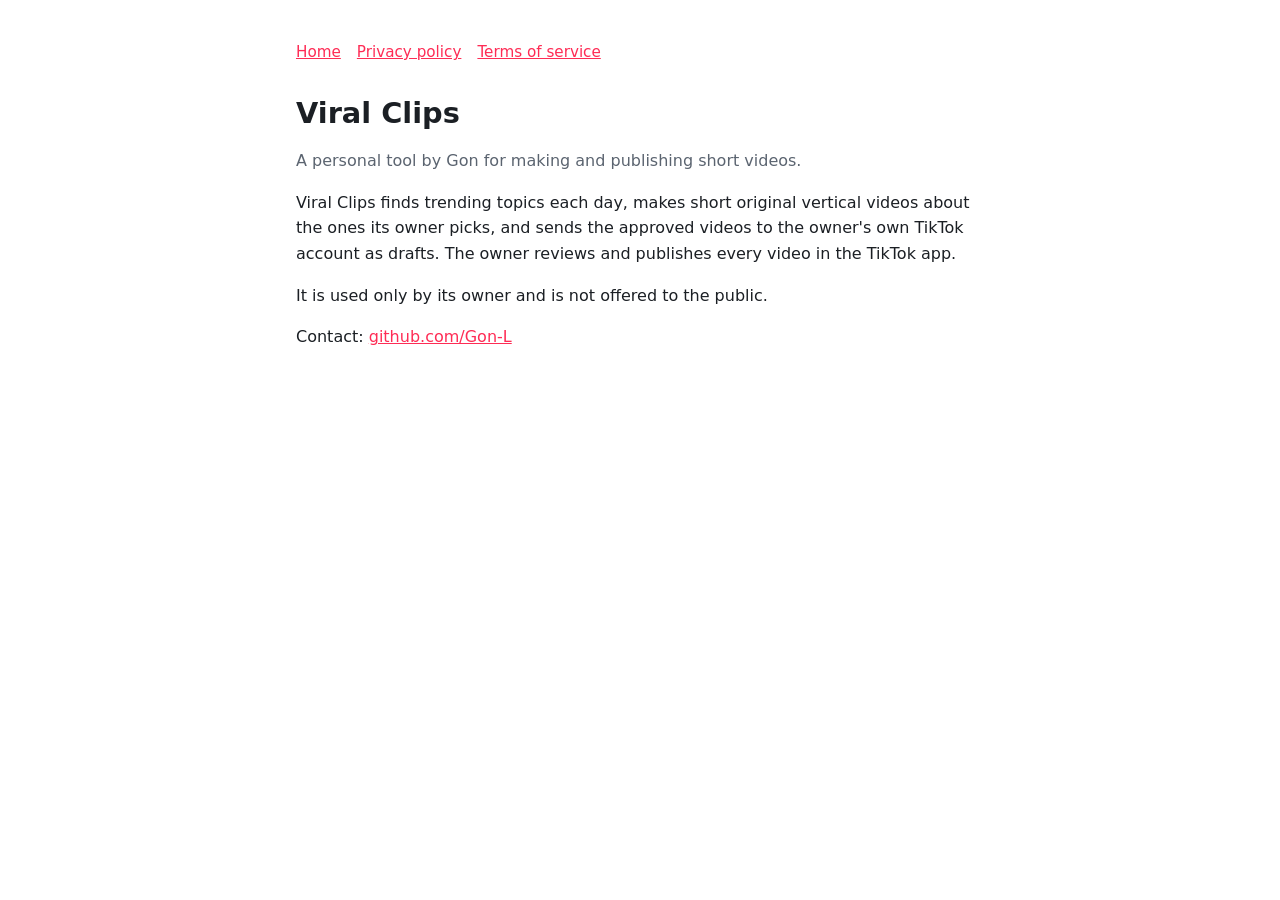
<file: index.html>
<!doctype html>
<html lang="en">
<head>
<meta charset="utf-8">
<meta name="viewport" content="width=device-width, initial-scale=1">
<title>Viral Clips</title>
<link rel="stylesheet" href="/style.css">
</head>
<body>
<main>
<nav><a href="/">Home</a><a href="/privacy.html">Privacy policy</a><a href="/terms.html">Terms of service</a></nav>
<h1>Viral Clips</h1>
<p class="muted">A personal tool by Gon for making and publishing short videos.</p>
<p>Viral Clips finds trending topics each day, makes short original vertical videos about the ones its owner picks, and sends the approved videos to the owner's own TikTok account as drafts. The owner reviews and publishes every video in the TikTok app.</p>
<p>It is used only by its owner and is not offered to the public.</p>
<p>Contact: <a href="https://github.com/Gon-L">github.com/Gon-L</a></p>
</main></body></html>
</file>
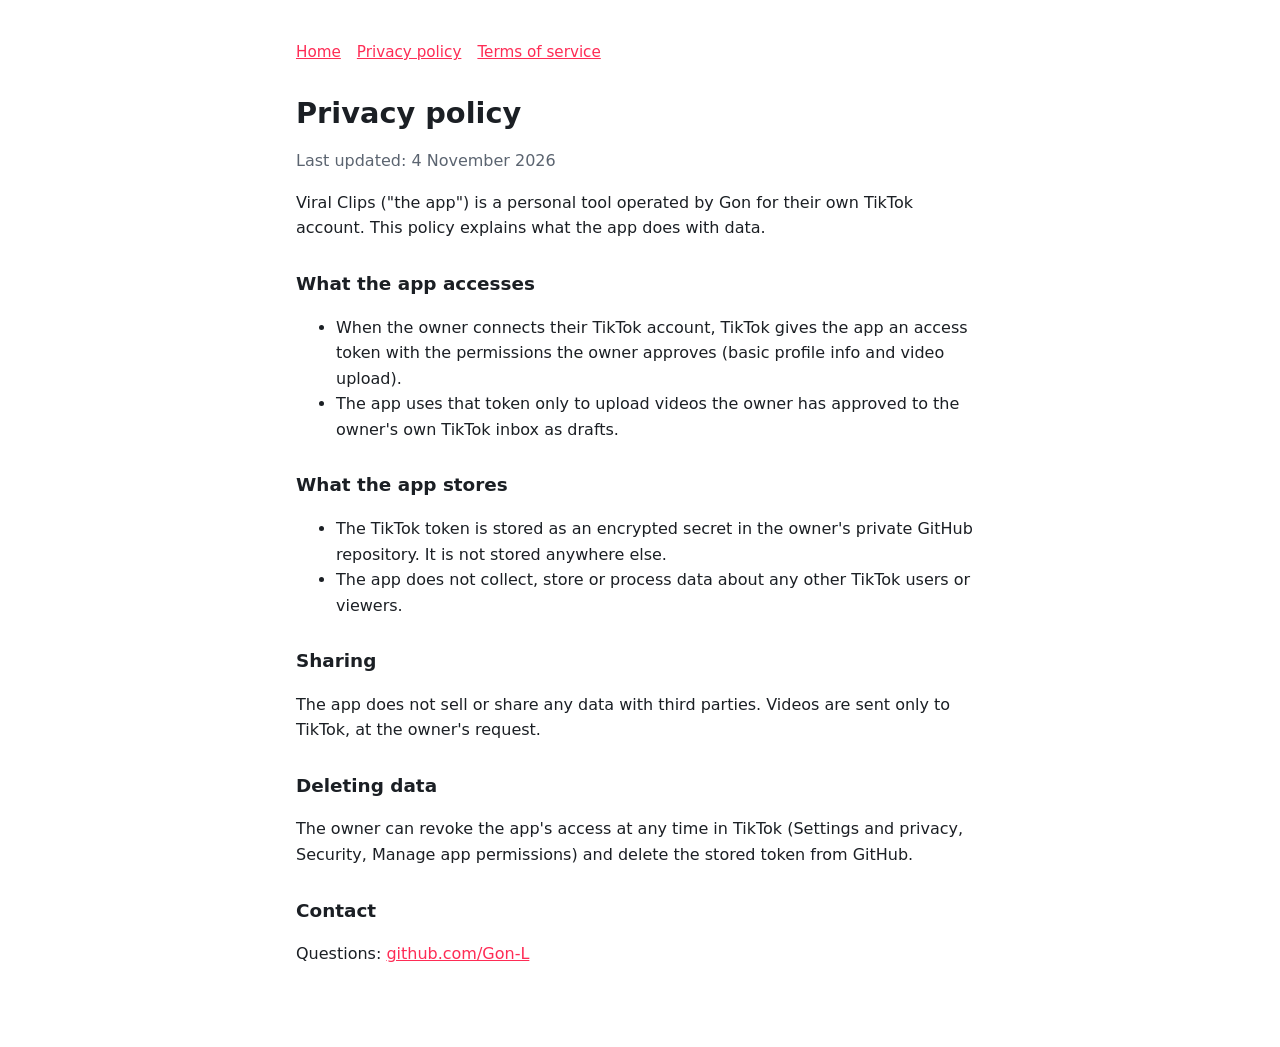
<file: privacy.html>
<!doctype html>
<html lang="en">
<head>
<meta charset="utf-8">
<meta name="viewport" content="width=device-width, initial-scale=1">
<title>Privacy policy</title>
<link rel="stylesheet" href="/style.css">
</head>
<body>
<main>
<nav><a href="/">Home</a><a href="/privacy.html">Privacy policy</a><a href="/terms.html">Terms of service</a></nav>
<h1>Privacy policy</h1>
<p class="muted">Last updated: 4 November 2026</p>
<p>Viral Clips ("the app") is a personal tool operated by Gon for their own TikTok account. This policy explains what the app does with data.</p>
<h2>What the app accesses</h2>
<ul>
<li>When the owner connects their TikTok account, TikTok gives the app an access token with the permissions the owner approves (basic profile info and video upload).</li>
<li>The app uses that token only to upload videos the owner has approved to the owner's own TikTok inbox as drafts.</li>
</ul>
<h2>What the app stores</h2>
<ul>
<li>The TikTok token is stored as an encrypted secret in the owner's private GitHub repository. It is not stored anywhere else.</li>
<li>The app does not collect, store or process data about any other TikTok users or viewers.</li>
</ul>
<h2>Sharing</h2>
<p>The app does not sell or share any data with third parties. Videos are sent only to TikTok, at the owner's request.</p>
<h2>Deleting data</h2>
<p>The owner can revoke the app's access at any time in TikTok (Settings and privacy, Security, Manage app permissions) and delete the stored token from GitHub.</p>
<h2>Contact</h2>
<p>Questions: <a href="https://github.com/Gon-L">github.com/Gon-L</a></p>
</main></body></html>
</file>
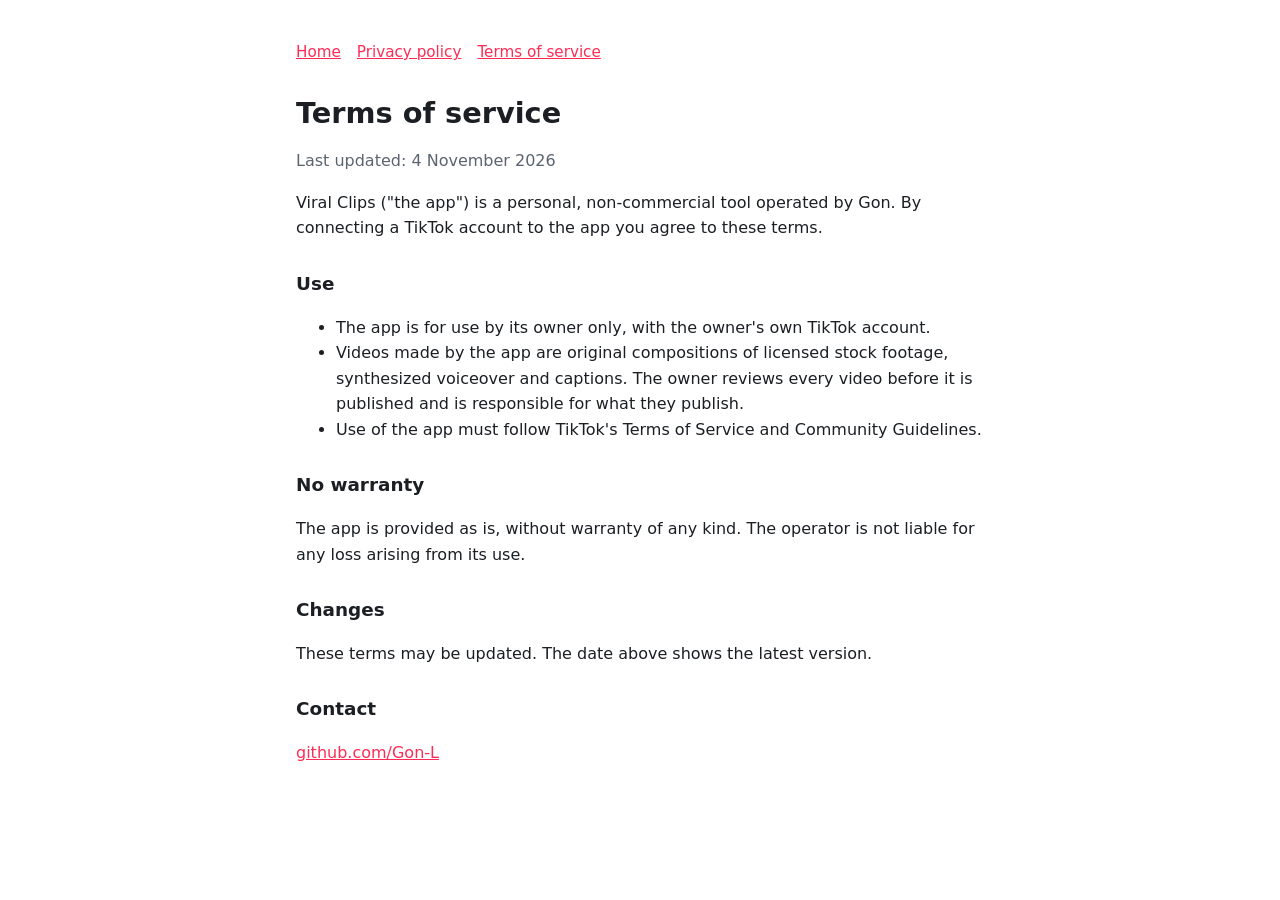
<file: terms.html>
<!doctype html>
<html lang="en">
<head>
<meta charset="utf-8">
<meta name="viewport" content="width=device-width, initial-scale=1">
<title>Terms of service</title>
<link rel="stylesheet" href="/style.css">
</head>
<body>
<main>
<nav><a href="/">Home</a><a href="/privacy.html">Privacy policy</a><a href="/terms.html">Terms of service</a></nav>
<h1>Terms of service</h1>
<p class="muted">Last updated: 4 November 2026</p>
<p>Viral Clips ("the app") is a personal, non-commercial tool operated by Gon. By connecting a TikTok account to the app you agree to these terms.</p>
<h2>Use</h2>
<ul>
<li>The app is for use by its owner only, with the owner's own TikTok account.</li>
<li>Videos made by the app are original compositions of licensed stock footage, synthesized voiceover and captions. The owner reviews every video before it is published and is responsible for what they publish.</li>
<li>Use of the app must follow TikTok's Terms of Service and Community Guidelines.</li>
</ul>
<h2>No warranty</h2>
<p>The app is provided as is, without warranty of any kind. The operator is not liable for any loss arising from its use.</p>
<h2>Changes</h2>
<p>These terms may be updated. The date above shows the latest version.</p>
<h2>Contact</h2>
<p><a href="https://github.com/Gon-L">github.com/Gon-L</a></p>
</main></body></html>
</file>
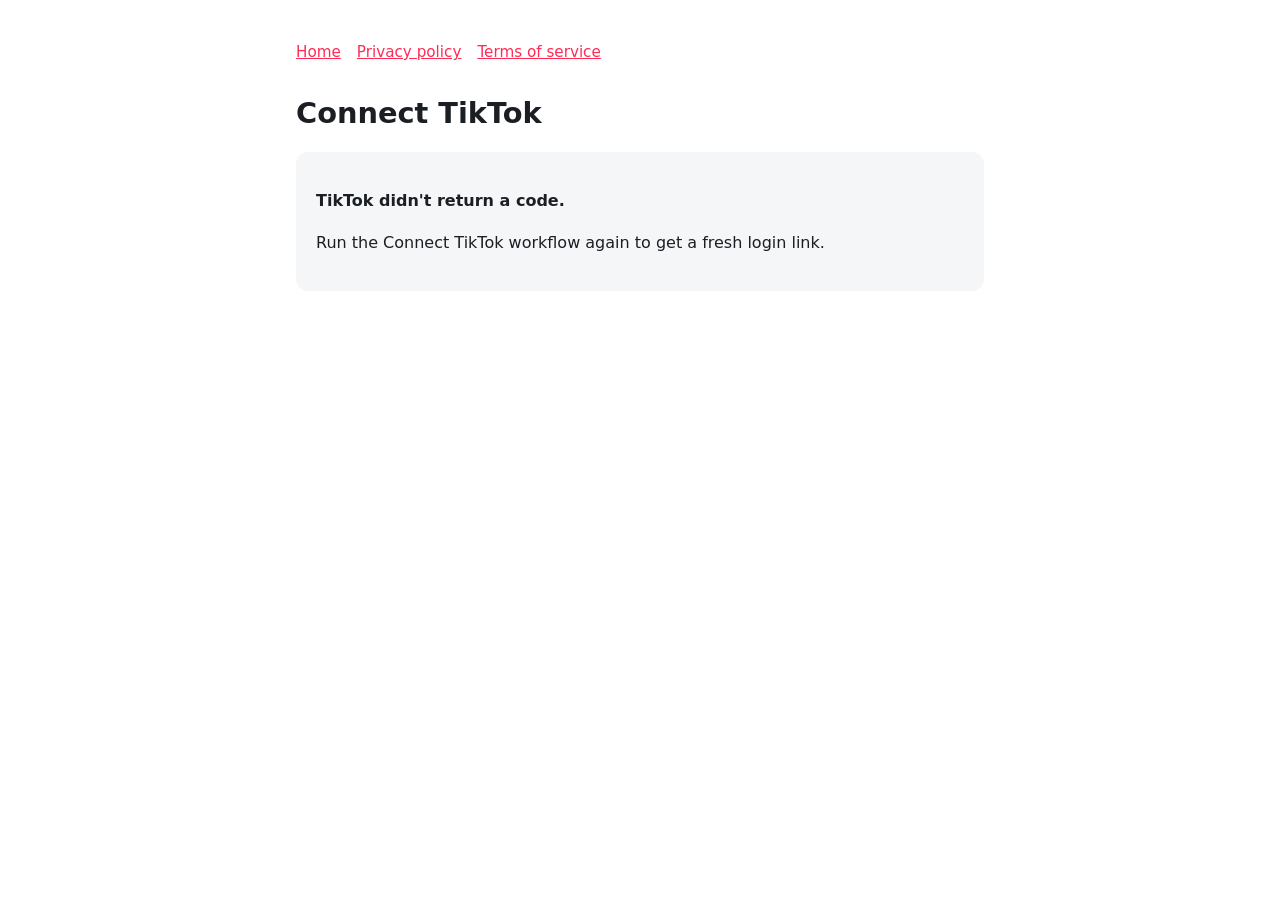
<file: tiktok/callback.html>
<!doctype html>
<html lang="en">
<head>
<meta charset="utf-8">
<meta name="viewport" content="width=device-width, initial-scale=1">
<title>Connect TikTok</title>
<link rel="stylesheet" href="/style.css">
</head>
<body>
<main>
<nav><a href="/">Home</a><a href="/privacy.html">Privacy policy</a><a href="/terms.html">Terms of service</a></nav>
<h1>Connect TikTok</h1>
<div id="ok" hidden>
  <p>TikTok sent back a one-time code. Copy it, then paste it into the <b>Connect TikTok</b> workflow within a few minutes. It expires quickly.</p>
  <div class="card">
    <code class="big" id="code"></code>
    <button id="copy">Copy code</button>
    <span id="copied" class="muted" hidden>Copied</span>
  </div>
  <p><a href="https://github.com/Gon-L/Viral/actions/workflows/tiktok-connect.yml">Open the Connect TikTok workflow</a>, click <b>Run workflow</b> and paste the code.</p>
</div>
<div id="err" hidden class="card">
  <p><b>TikTok didn't return a code.</b> <span id="why"></span></p>
  <p>Run the Connect TikTok workflow again to get a fresh login link.</p>
</div>
<script>
  const q = new URLSearchParams(location.search);
  const code = q.get("code");
  if (code) {
    document.getElementById("code").textContent = code;
    document.getElementById("ok").hidden = false;
    document.getElementById("copy").onclick = async () => {
      try { await navigator.clipboard.writeText(code); document.getElementById("copied").hidden = false; } catch (e) {}
    };
  } else {
    document.getElementById("why").textContent = q.get("error_description") || q.get("error") || "";
    document.getElementById("err").hidden = false;
  }
</script>
</main></body></html>
</file>
<file: style.css>
:root { --bg:#ffffff; --fg:#1b1f24; --muted:#5b6470; --card:#f4f6f8; --accent:#fe2c55; }
@media (prefers-color-scheme: dark) { :root { --bg:#0f1115; --fg:#e8eaed; --muted:#9aa3ad; --card:#1a1d23; } }
* { box-sizing: border-box; }
body { margin:0; background:var(--bg); color:var(--fg); font:16px/1.6 system-ui,-apple-system,"Segoe UI",Roboto,sans-serif; }
main { max-width: 720px; margin: 0 auto; padding: 40px 16px 64px; }
h1 { font-size: 1.8rem; line-height:1.25; margin: 0 0 8px; }
h2 { font-size: 1.15rem; margin: 28px 0 6px; }
p, li { color: var(--fg); }
.muted { color: var(--muted); }
nav { display:flex; gap:16px; margin-bottom: 32px; font-size: .95rem; }
a { color: var(--accent); }
.card { background: var(--card); border-radius: 12px; padding: 20px; margin: 20px 0; }
code.big { display:block; font-size: 1.05rem; word-break: break-all; padding: 12px; background: var(--bg); border-radius: 8px; margin: 10px 0; }
button { background: var(--accent); color:#fff; border:0; border-radius: 8px; padding: 10px 16px; font-size: 1rem; cursor:pointer; }
</file>
